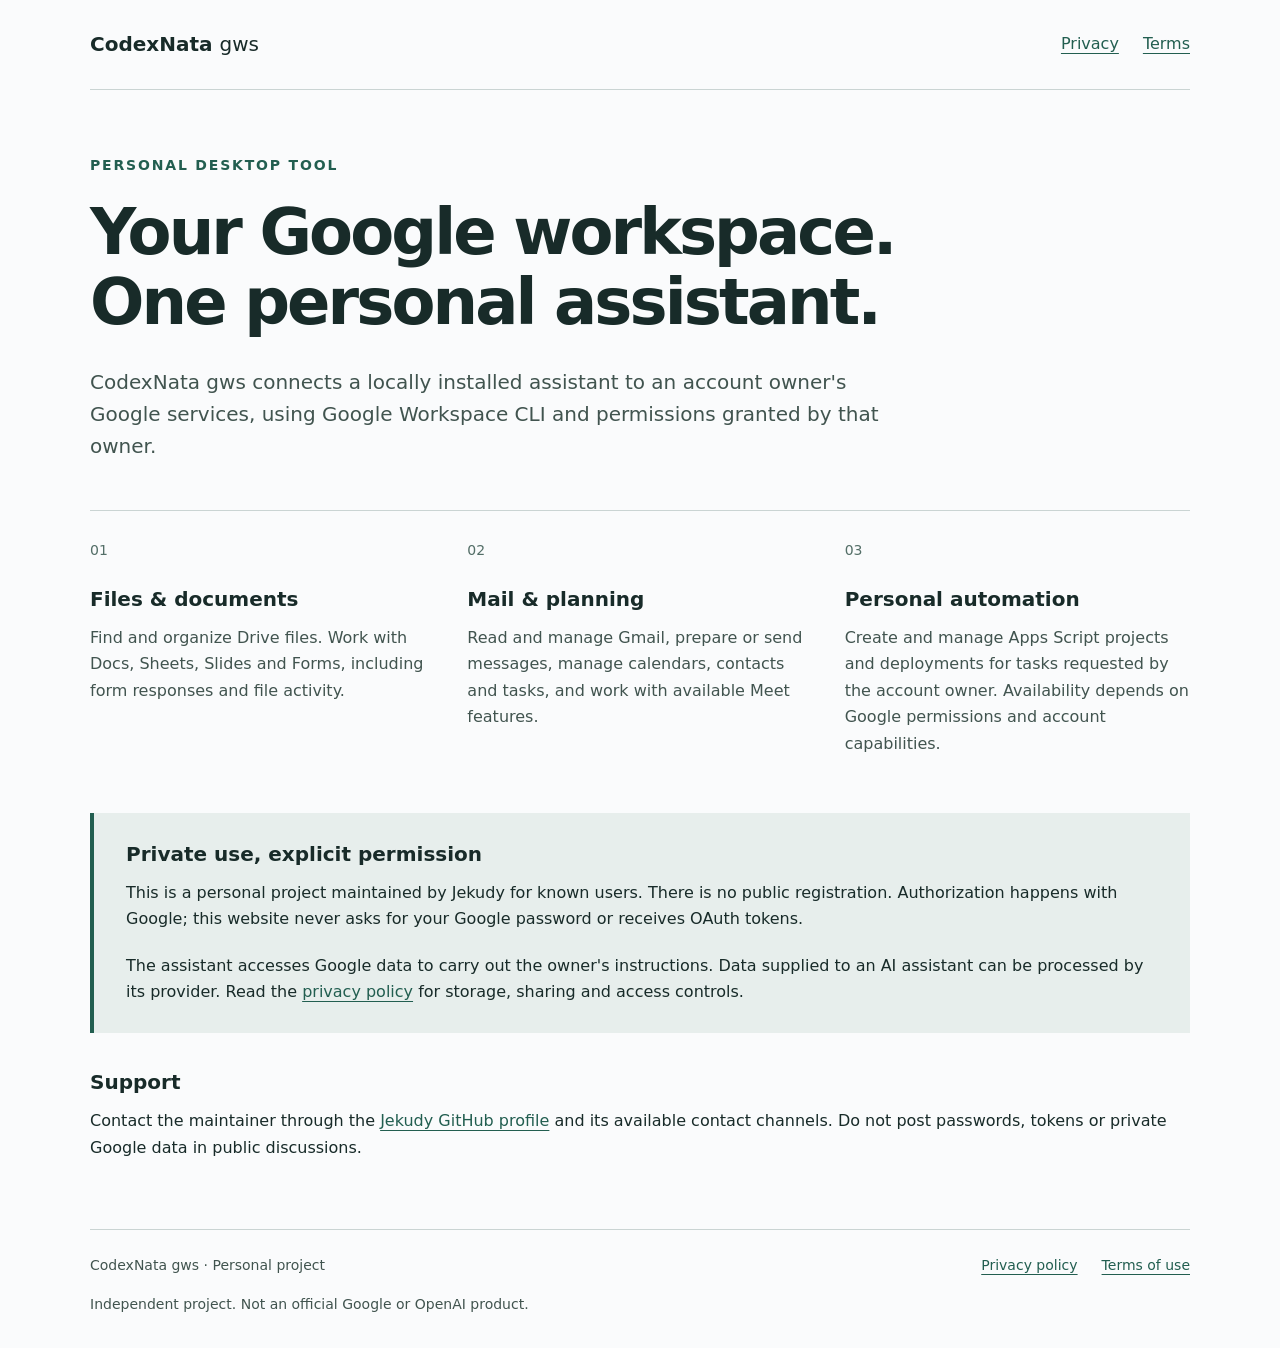
<file: index.html>
<!doctype html>
<html lang="en"><head><meta charset="utf-8"><meta name="viewport" content="width=device-width,initial-scale=1"><title>CodexNata gws — Personal Google Workspace assistant</title><meta name="description" content="Information about CodexNata gws, a personal desktop assistant for working with Google Workspace."><link rel="stylesheet" href="style.css"><link rel="icon" href="data:image/svg+xml,%3Csvg xmlns='http://www.w3.org/2000/svg' viewBox='0 0 32 32'%3E%3Crect width='32' height='32' rx='7' fill='%231b453b'/%3E%3Ctext x='7' y='23' fill='white' font-family='sans-serif' font-size='21'%3EN%3C/text%3E%3C/svg%3E"></head>
<body><header><a class="brand" href="./">CodexNata <span>gws</span></a><nav aria-label="Main navigation"><a href="privacy.html">Privacy</a><a href="terms.html">Terms</a></nav></header>
<main><p class="eyebrow">PERSONAL DESKTOP TOOL</p><h1>Your Google workspace.<br>One personal assistant.</h1><p class="lead">CodexNata gws connects a locally installed assistant to an account owner's Google services, using Google Workspace CLI and permissions granted by that owner.</p>
<section class="features" aria-label="Application functionality"><article><span class="number">01</span><h2>Files &amp; documents</h2><p>Find and organize Drive files. Work with Docs, Sheets, Slides and Forms, including form responses and file activity.</p></article><article><span class="number">02</span><h2>Mail &amp; planning</h2><p>Read and manage Gmail, prepare or send messages, manage calendars, contacts and tasks, and work with available Meet features.</p></article><article><span class="number">03</span><h2>Personal automation</h2><p>Create and manage Apps Script projects and deployments for tasks requested by the account owner. Availability depends on Google permissions and account capabilities.</p></article></section>
<section class="note"><h2>Private use, explicit permission</h2><p>This is a personal project maintained by Jekudy for known users. There is no public registration. Authorization happens with Google; this website never asks for your Google password or receives OAuth tokens.</p><p>The assistant accesses Google data to carry out the owner's instructions. Data supplied to an AI assistant can be processed by its provider. Read the <a href="privacy.html">privacy policy</a> for storage, sharing and access controls.</p></section>
<section><h2>Support</h2><p>Contact the maintainer through the <a href="https://github.com/Jekudy">Jekudy GitHub profile</a> and its available contact channels. Do not post passwords, tokens or private Google data in public discussions.</p></section></main>
<footer><span>CodexNata gws · Personal project</span><span><a href="privacy.html">Privacy policy</a><a href="terms.html">Terms of use</a></span><p>Independent project. Not an official Google or OpenAI product.</p></footer></body></html>
</file>
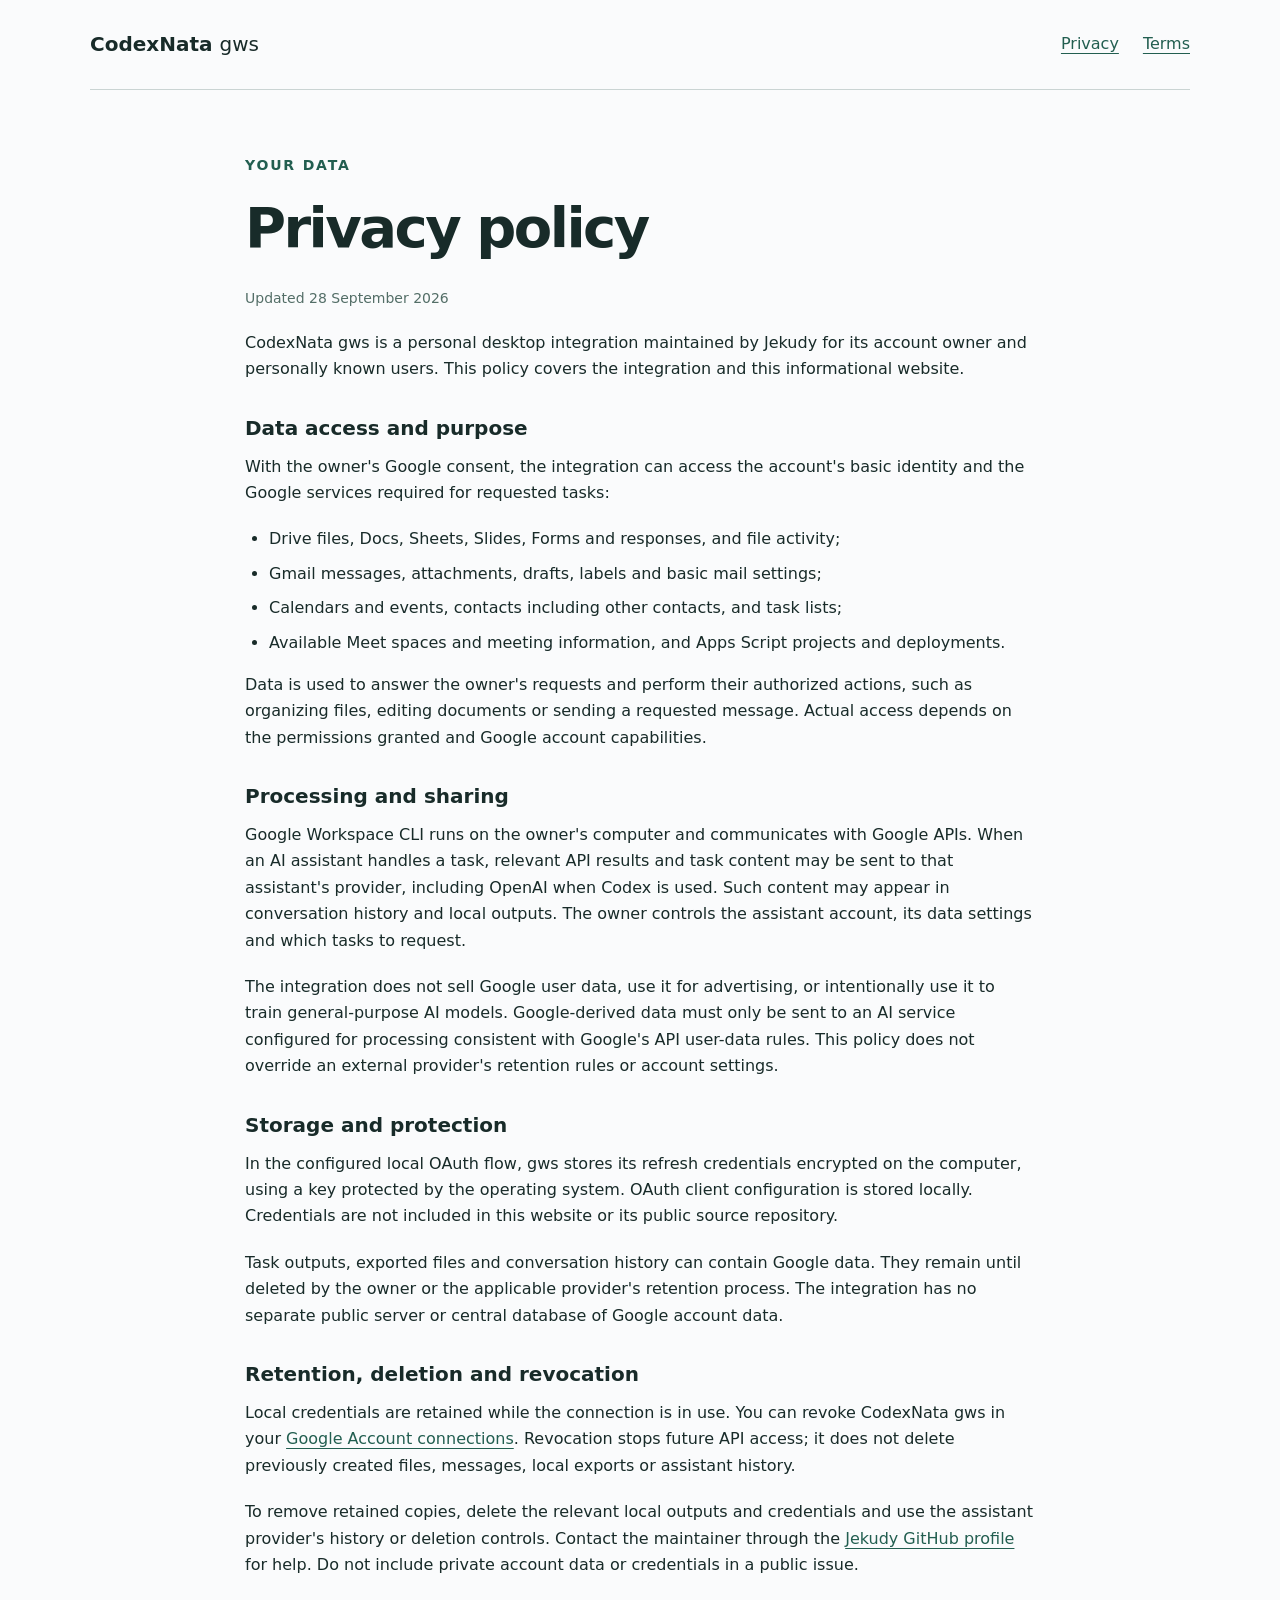
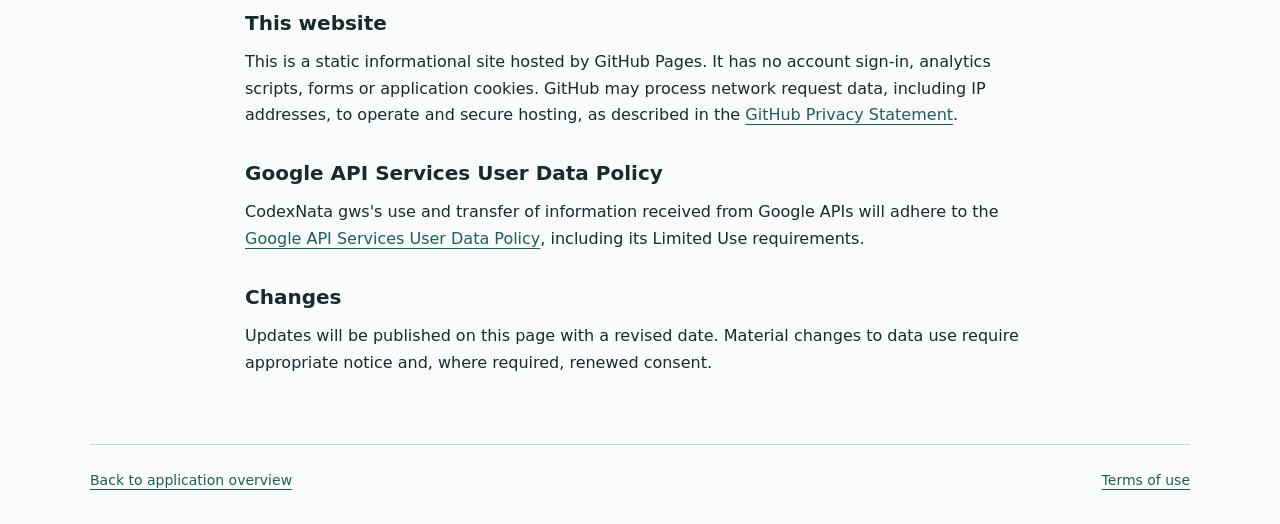
<file: privacy.html>
<!doctype html>
<html lang="en"><head><meta charset="utf-8"><meta name="viewport" content="width=device-width,initial-scale=1"><title>Privacy policy — CodexNata gws</title><meta name="description" content="How CodexNata gws accesses, uses and stores Google user data."><link rel="stylesheet" href="style.css"><link rel="icon" href="data:image/svg+xml,%3Csvg xmlns='http://www.w3.org/2000/svg' viewBox='0 0 32 32'%3E%3Crect width='32' height='32' rx='7' fill='%231b453b'/%3E%3Ctext x='7' y='23' fill='white' font-family='sans-serif' font-size='21'%3EN%3C/text%3E%3C/svg%3E"></head><body><header><a class="brand" href="./">CodexNata <span>gws</span></a><nav aria-label="Main navigation"><a href="privacy.html" aria-current="page">Privacy</a><a href="terms.html">Terms</a></nav></header><main class="document"><p class="eyebrow">YOUR DATA</p><h1>Privacy policy</h1><p class="date">Updated 28 September 2026</p><p>CodexNata gws is a personal desktop integration maintained by Jekudy for its account owner and personally known users. This policy covers the integration and this informational website.</p>
<h2>Data access and purpose</h2><p>With the owner's Google consent, the integration can access the account's basic identity and the Google services required for requested tasks:</p><ul><li>Drive files, Docs, Sheets, Slides, Forms and responses, and file activity;</li><li>Gmail messages, attachments, drafts, labels and basic mail settings;</li><li>Calendars and events, contacts including other contacts, and task lists;</li><li>Available Meet spaces and meeting information, and Apps Script projects and deployments.</li></ul><p>Data is used to answer the owner's requests and perform their authorized actions, such as organizing files, editing documents or sending a requested message. Actual access depends on the permissions granted and Google account capabilities.</p>
<h2>Processing and sharing</h2><p>Google Workspace CLI runs on the owner's computer and communicates with Google APIs. When an AI assistant handles a task, relevant API results and task content may be sent to that assistant's provider, including OpenAI when Codex is used. Such content may appear in conversation history and local outputs. The owner controls the assistant account, its data settings and which tasks to request.</p><p>The integration does not sell Google user data, use it for advertising, or intentionally use it to train general-purpose AI models. Google-derived data must only be sent to an AI service configured for processing consistent with Google's API user-data rules. This policy does not override an external provider's retention rules or account settings.</p>
<h2>Storage and protection</h2><p>In the configured local OAuth flow, gws stores its refresh credentials encrypted on the computer, using a key protected by the operating system. OAuth client configuration is stored locally. Credentials are not included in this website or its public source repository.</p><p>Task outputs, exported files and conversation history can contain Google data. They remain until deleted by the owner or the applicable provider's retention process. The integration has no separate public server or central database of Google account data.</p>
<h2>Retention, deletion and revocation</h2><p>Local credentials are retained while the connection is in use. You can revoke CodexNata gws in your <a href="https://myaccount.google.com/connections">Google Account connections</a>. Revocation stops future API access; it does not delete previously created files, messages, local exports or assistant history.</p><p>To remove retained copies, delete the relevant local outputs and credentials and use the assistant provider's history or deletion controls. Contact the maintainer through the <a href="https://github.com/Jekudy">Jekudy GitHub profile</a> for help. Do not include private account data or credentials in a public issue.</p>
<h2>This website</h2><p>This is a static informational site hosted by GitHub Pages. It has no account sign-in, analytics scripts, forms or application cookies. GitHub may process network request data, including IP addresses, to operate and secure hosting, as described in the <a href="https://docs.github.com/en/site-policy/privacy-policies/github-general-privacy-statement">GitHub Privacy Statement</a>.</p>
<h2>Google API Services User Data Policy</h2><p>CodexNata gws's use and transfer of information received from Google APIs will adhere to the <a href="https://developers.google.com/terms/api-services-user-data-policy">Google API Services User Data Policy</a>, including its Limited Use requirements.</p><h2>Changes</h2><p>Updates will be published on this page with a revised date. Material changes to data use require appropriate notice and, where required, renewed consent.</p></main><footer><a href="./">Back to application overview</a><a href="terms.html">Terms of use</a></footer></body></html>
</file>
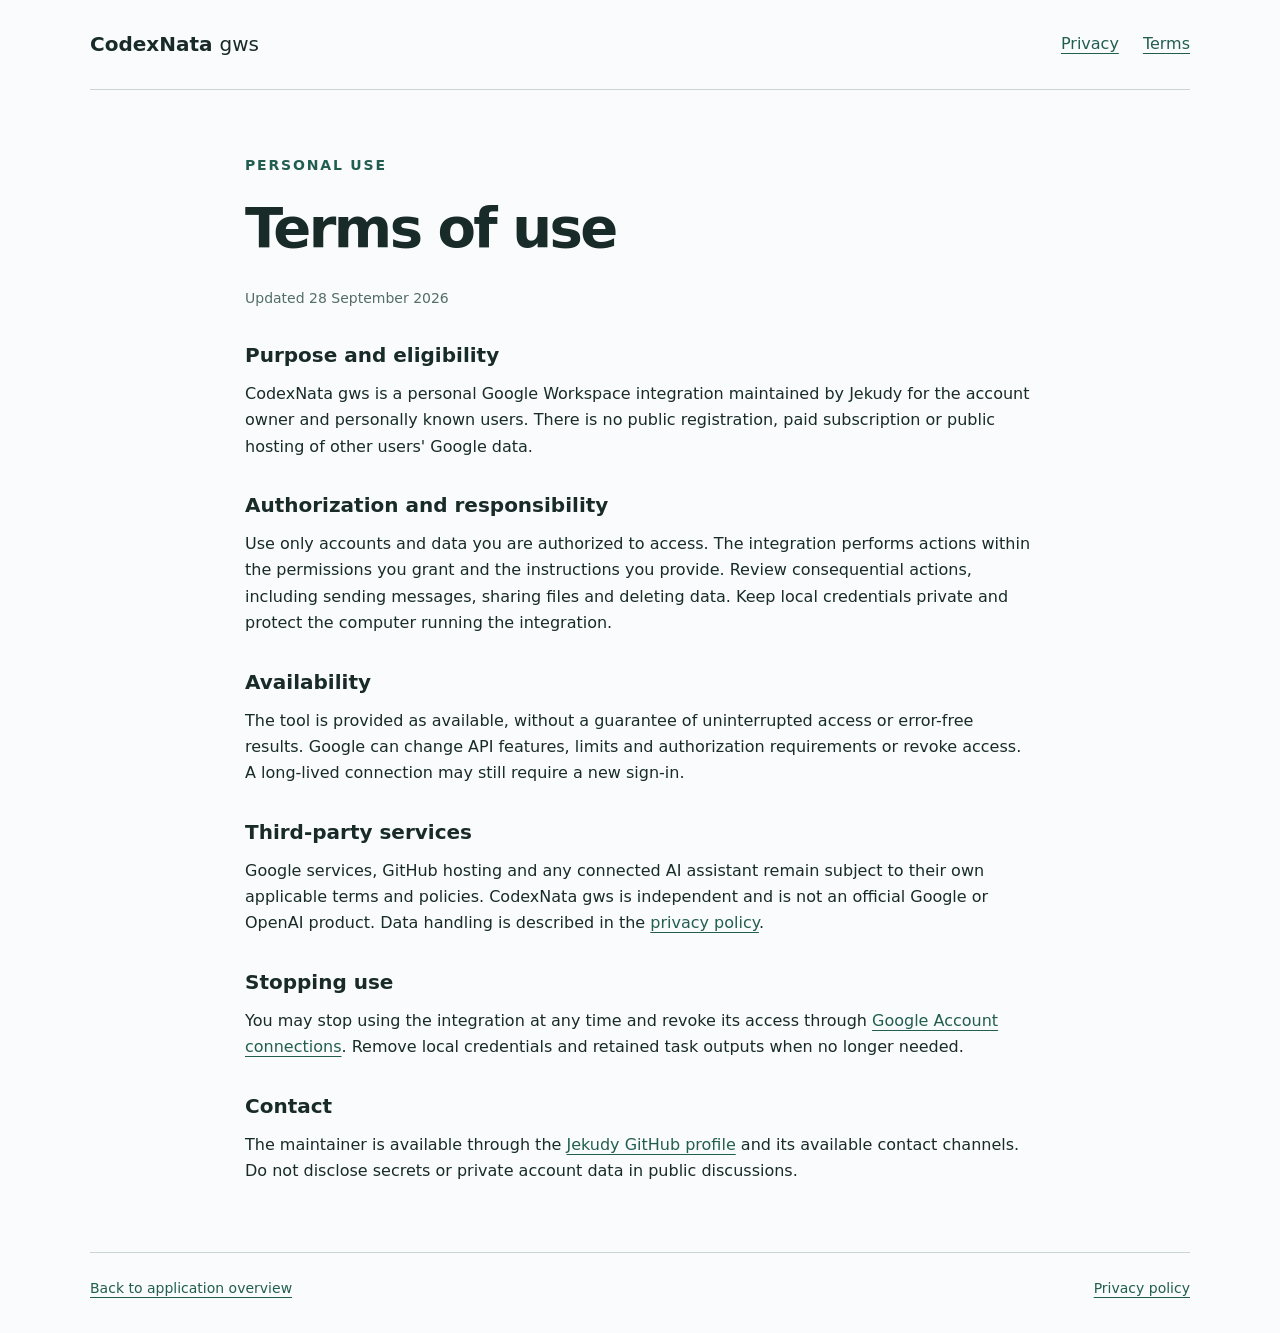
<file: terms.html>
<!doctype html>
<html lang="en"><head><meta charset="utf-8"><meta name="viewport" content="width=device-width,initial-scale=1"><title>Terms of use — CodexNata gws</title><meta name="description" content="Terms for personal use of CodexNata gws."><link rel="stylesheet" href="style.css"><link rel="icon" href="data:image/svg+xml,%3Csvg xmlns='http://www.w3.org/2000/svg' viewBox='0 0 32 32'%3E%3Crect width='32' height='32' rx='7' fill='%231b453b'/%3E%3Ctext x='7' y='23' fill='white' font-family='sans-serif' font-size='21'%3EN%3C/text%3E%3C/svg%3E"></head><body><header><a class="brand" href="./">CodexNata <span>gws</span></a><nav aria-label="Main navigation"><a href="privacy.html">Privacy</a><a href="terms.html" aria-current="page">Terms</a></nav></header><main class="document"><p class="eyebrow">PERSONAL USE</p><h1>Terms of use</h1><p class="date">Updated 28 September 2026</p><h2>Purpose and eligibility</h2><p>CodexNata gws is a personal Google Workspace integration maintained by Jekudy for the account owner and personally known users. There is no public registration, paid subscription or public hosting of other users' Google data.</p><h2>Authorization and responsibility</h2><p>Use only accounts and data you are authorized to access. The integration performs actions within the permissions you grant and the instructions you provide. Review consequential actions, including sending messages, sharing files and deleting data. Keep local credentials private and protect the computer running the integration.</p><h2>Availability</h2><p>The tool is provided as available, without a guarantee of uninterrupted access or error-free results. Google can change API features, limits and authorization requirements or revoke access. A long-lived connection may still require a new sign-in.</p><h2>Third-party services</h2><p>Google services, GitHub hosting and any connected AI assistant remain subject to their own applicable terms and policies. CodexNata gws is independent and is not an official Google or OpenAI product. Data handling is described in the <a href="privacy.html">privacy policy</a>.</p><h2>Stopping use</h2><p>You may stop using the integration at any time and revoke its access through <a href="https://myaccount.google.com/connections">Google Account connections</a>. Remove local credentials and retained task outputs when no longer needed.</p><h2>Contact</h2><p>The maintainer is available through the <a href="https://github.com/Jekudy">Jekudy GitHub profile</a> and its available contact channels. Do not disclose secrets or private account data in public discussions.</p></main><footer><a href="./">Back to application overview</a><a href="privacy.html">Privacy policy</a></footer></body></html>
</file>
<file: style.css>
:root{color-scheme:light;font-family:system-ui,-apple-system,BlinkMacSystemFont,"Segoe UI",sans-serif;color:#182b29;background:#fafbfc;font-size:16px;line-height:1.65}*{box-sizing:border-box}body{margin:0}header,main,footer{width:min(1100px,calc(100% - 48px));margin:auto}header{display:flex;justify-content:space-between;align-items:center;gap:24px;padding:28px 0;border-bottom:1px solid #cad4d3}a{color:#225e50;text-underline-offset:4px}a:hover{color:#123c32}a:focus-visible{outline:3px solid #bc751a;outline-offset:5px;border-radius:2px}.brand{font-size:1.25rem;font-weight:750;text-decoration:none;color:#182b29}.brand span{font-weight:400}nav,footer span:last-of-type{display:flex;gap:24px;flex-wrap:wrap}main{padding:64px 0 48px}.eyebrow{font-size:.875rem;letter-spacing:.13em;font-weight:700;color:#225e50;margin:0 0 20px}h1{font-size:clamp(2.25rem,5vw,4.5rem);line-height:1.1;letter-spacing:-.045em;font-weight:650;margin:0 0 28px;max-width:900px}.lead{font-size:1.25rem;line-height:1.6;max-width:800px;color:#41544f;margin-bottom:48px}h2{font-size:1.25rem;line-height:1.35;margin:0 0 12px}p{margin:0 0 20px}.features{display:grid;grid-template-columns:repeat(3,1fr);gap:32px;border-top:1px solid #cad4d3;padding-top:28px}.number{font-size:.875rem;color:#536e67;display:block;margin-bottom:24px}.features p{color:#41544f}.note{background:#e7eeec;border-left:4px solid #225e50;padding:28px 32px;margin:36px 0}.note p:last-child{margin-bottom:0}footer{border-top:1px solid #cad4d3;display:flex;flex-wrap:wrap;justify-content:space-between;gap:16px;padding:24px 0 32px;font-size:.875rem;color:#41544f}footer p{flex-basis:100%;margin:0}.document{max-width:790px}.document h1{font-size:clamp(2rem,5vw,3.5rem)}.document h2{margin-top:32px}.document ul{padding-left:24px}.document li{margin:8px 0}.date{color:#536e67;font-size:.875rem}@media(max-width:700px){header,main,footer{width:calc(100% - 32px)}header{align-items:flex-start;flex-direction:column;gap:12px;padding:20px 0}main{padding-top:40px}.features{grid-template-columns:1fr;gap:16px}.number{margin-bottom:10px}.note{padding:24px}.lead{font-size:1.125rem}.features article{border-bottom:1px solid #cad4d3;padding-bottom:12px}footer{flex-direction:column}}
</file>
